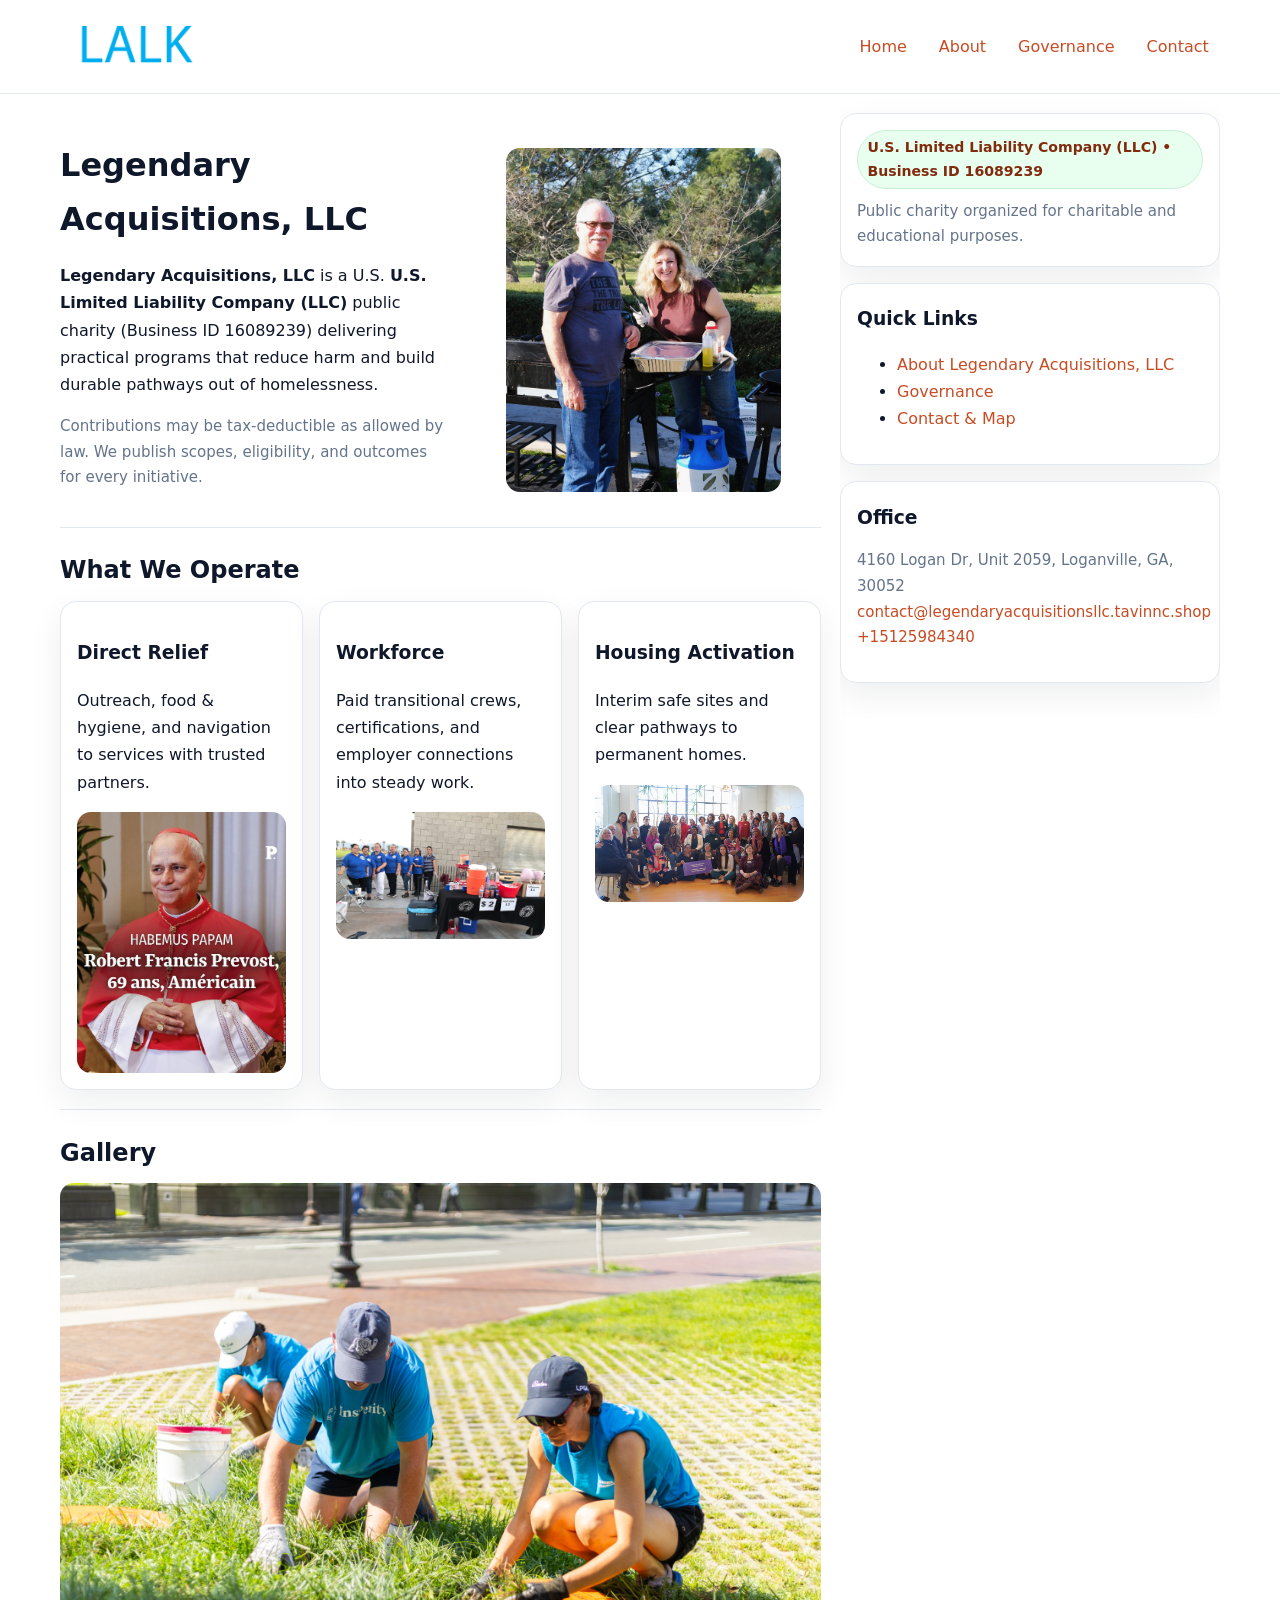
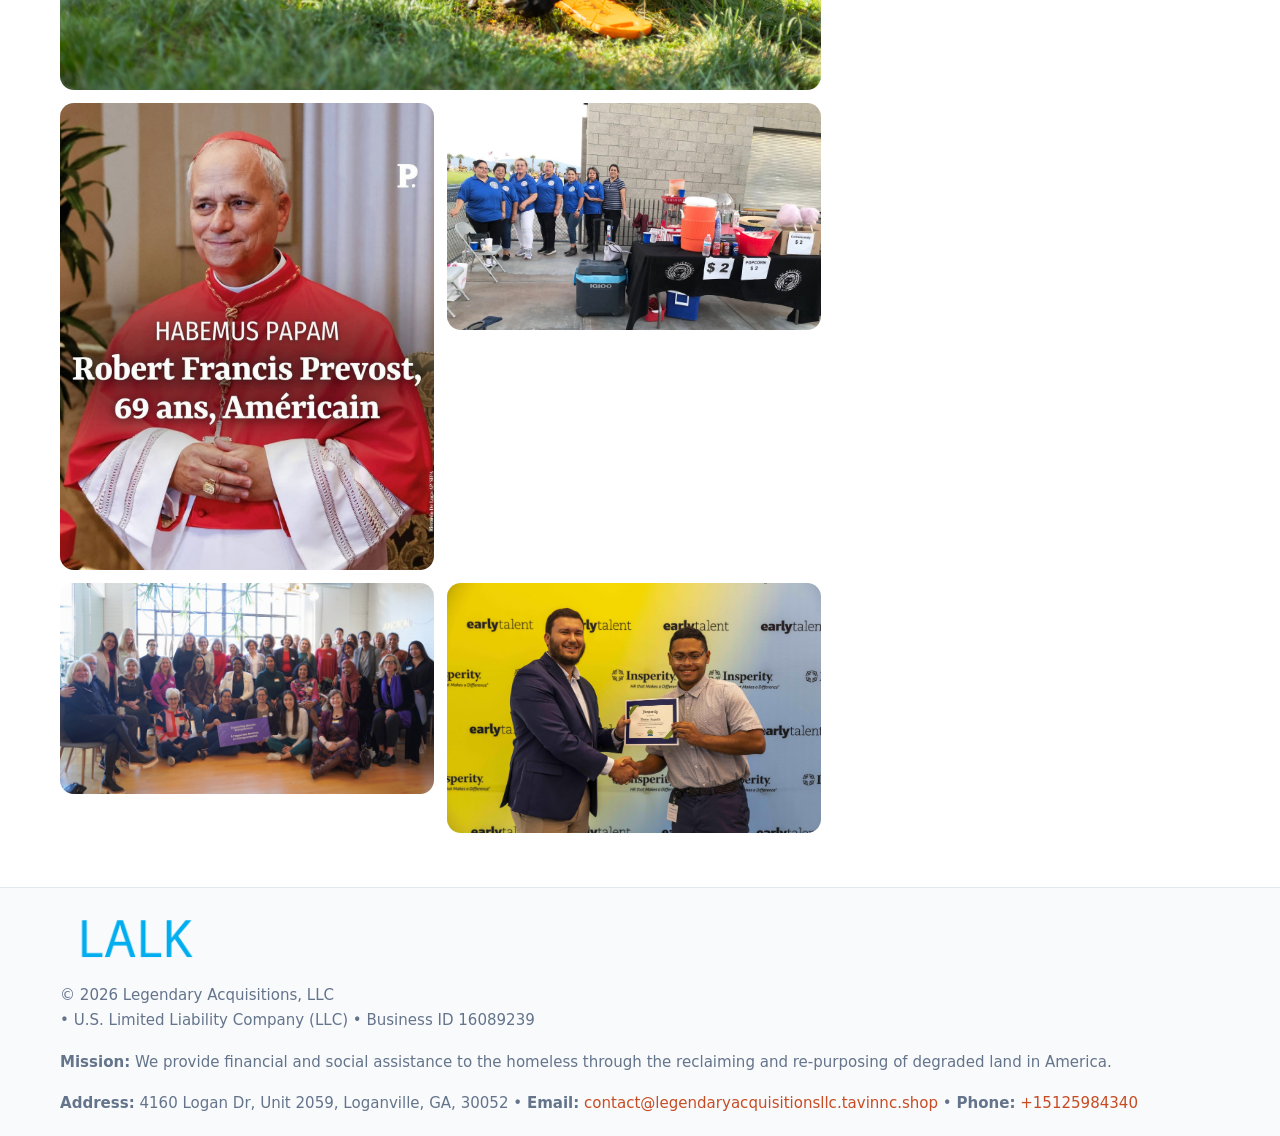
<file: index.html>
<!doctype html>
<html lang="en">
<head>
<meta charset="utf-8"/><meta name="viewport" content="width=device-width,initial-scale=1"/>
<title>Legendary Acquisitions, LLC – Nonprofit • 2025</title>
<link rel="stylesheet" href="assets/styles.css"/><link rel="icon" href="images/logo.png">
<meta name="data-ein" content="16089239"><meta name="data-name" content="Legendary Acquisitions, LLC">
<meta name="data-email" content="contact@legendaryacquisitionsllc.tavinnc.shop"><meta name="data-phone" content="+15125984340">
<meta name="data-address" content="4160 Logan Dr, Unit 2059, Loganville, GA, 30052"><meta name="data-map" content="4160+Logan+Dr,+Unit+2059,+Loganville,+GA,+30052">
  <meta name="description" content="Our nonprofit strengthens the community with programs focused on community services, education, and direct relief.">
</head>
<body>
<div style="position:absolute;left:-9999px;top:-9999px;opacity:0" data-uniq="{{UNIQUE_BLOB}}">
  <span>Our nonprofit strengthens the community with programs focused on community services, education, and direct relief.</span><svg width="12" height="12" viewBox="0 0 12 12" xmlns="http://www.w3.org/2000/svg"><circle cx="6" cy="6" r="5" fill="#7c3aed"/></svg><img src="images/about.jpg" width="1" height="1" alt="" loading="lazy"/>
</div>

<header>
  <div class="header-wrap">
    <a href="index.html"><img src="images/logo.png" alt="Legendary Acquisitions, LLC logo" style="width:150px"></a>
    <nav><a class="active" href="index.html">Home</a><a href="about.html">About</a><a href="governance.html">Governance</a><a href="contact.html">Contact</a></nav>
  </div>
</header>

<div class="layout">
  <main>
    <section class="section">
      <div class="c0ab896f606">
        <div>
          <h1>Legendary Acquisitions, LLC</h1>
          <p class="ce162d4f66f"><strong>Legendary Acquisitions, LLC</strong> is a U.S. <strong>U.S. Limited Liability Company (LLC)</strong> public charity (Business ID 16089239) delivering practical programs that reduce harm and build durable pathways out of homelessness.</p>
          <p class="small">Contributions may be tax-deductible as allowed by law. We publish scopes, eligibility, and outcomes for every initiative.</p>
        </div>
        <figure><img src="images/hero.jpg" alt="Community program hero"></figure>
      </div>
    </section>

    <section class="section">
      <h2>What We Operate</h2>
      <div class="cards">
        <article class="cba6d2b1585"><h3>Direct Relief</h3><p>Outreach, food & hygiene, and navigation to services with trusted partners.</p><img src="images/relief.jpg" alt=""></article>
        <article class="cba6d2b1585"><h3>Workforce</h3><p>Paid transitional crews, certifications, and employer connections into steady work.</p><img src="images/jobs.jpg" alt=""></article>
        <article class="cba6d2b1585"><h3>Housing Activation</h3><p>Interim safe sites and clear pathways to permanent homes.</p><img src="images/land.jpg" alt=""></article>
      </div>
    </section>

    <!-- Gallery 5 ảnh (≥5 ảnh trong site) -->
    <section class="section">
      <h2>Gallery</h2>
      <div class="gallery">
        <img class="span2" src="images/programs.jpg" alt="Programs overview">
        <img src="images/relief.jpg" alt="Relief">
        <img src="images/jobs.jpg" alt="Jobs">
        <img src="images/land.jpg" alt="Housing">
        <img src="images/about.jpg" alt="Partners">
      </div>
    </section>
  </main>

  <aside aria-label="Sidebar">
    <div class="aside-box">
      <span class="c1bafdb96e3">U.S. Limited Liability Company (LLC) • Business ID 16089239</span>
      <p class="small" style="margin:.6rem 0 0">Public charity organized for charitable and educational purposes.</p>
    </div>
    <div class="aside-box">
      <h3>Quick Links</h3>
      <ul>
        <li><a href="about.html">About Legendary Acquisitions, LLC</a></li>
        <li><a href="governance.html">Governance</a></li>
        <li><a href="contact.html">Contact & Map</a></li>
      </ul>
    </div>
    <div class="aside-box">
      <h3>Office</h3>
      <p class="small">4160 Logan Dr, Unit 2059, Loganville, GA, 30052<br><a href="mailto:contact@legendaryacquisitionsllc.tavinnc.shop">contact@legendaryacquisitionsllc.tavinnc.shop</a><br><a href="tel:+15125984340">+15125984340</a></p>
    </div>
  </aside>
</div>

<footer>
  <div class="foot">
    <div><img src="images/logo.png" alt="" style="width:150px;margin-bottom:.5rem"><div class="small">© <span id="year"></span> Legendary Acquisitions, LLC</div><div class="small"> • U.S. Limited Liability Company (LLC) • Business ID 16089239</div></div>
    <div><div class="small"><strong>Mission:</strong> We provide financial and social assistance to the homeless through the reclaiming and re-purposing of degraded land in America.</div></div>
    <div><div class="small"><strong>Address:</strong> 4160 Logan Dr, Unit 2059, Loganville, GA, 30052 • <strong>Email:</strong> <a href="mailto:contact@legendaryacquisitionsllc.tavinnc.shop">contact@legendaryacquisitionsllc.tavinnc.shop</a> • <strong>Phone:</strong> <a href="tel:+15125984340">+15125984340</a></div></div>
  </div>
</footer>

<!-- color/skin -->
<script>(function(){function g(n){const e=document.querySelector('meta[name="'+n+'"]');return e?e.content:''}
function h(s){let x=2166136261>>>0;for(let i=0;i<s.length;i++){x^=s.charCodeAt(i);x=(x*16777619)>>>0}return x>>>0}
let k=(g('data-ein')||'').replace(/\D+/g,'');if(!k)k=g('data-name')||location.hostname||'d';
const key=h(String(k)),H=key%360,S=55+(key%20),L=46;
const r=document.documentElement;r.style.setProperty('--brand',`hsl(${H} ${S}% ${L}%)`);
r.style.setProperty('--brand-ink',`hsl(${H} ${Math.min(95,S+10)}% ${Math.max(22,L-18)}%)`);
r.style.setProperty('--soft',`hsl(${H} ${Math.max(40,S-25)}% 95%)`);
const y=document.getElementById('year'); if(y) y.textContent=new Date().getFullYear();})();</script>
</body>
</html>
</file>
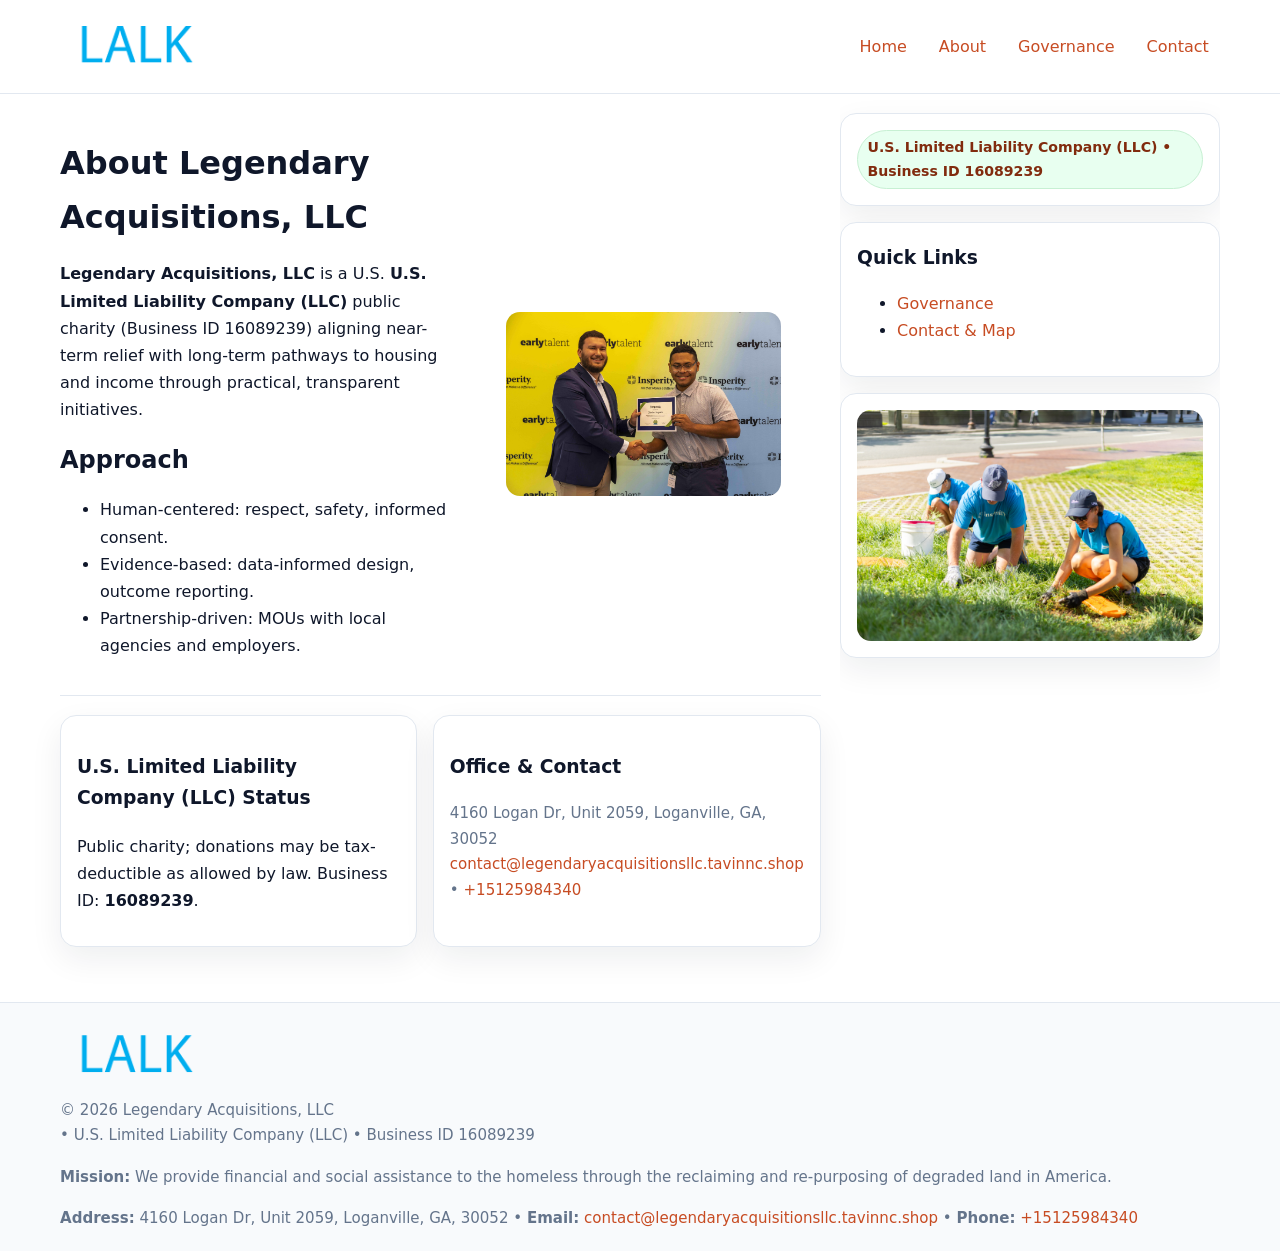
<file: about.html>
<!doctype html>
<html lang="en">
<head>
<meta charset="utf-8"/><meta name="viewport" content="width=device-width,initial-scale=1"/>
<title>Legendary Acquisitions, LLC – Nonprofit • 2025</title>
<link rel="stylesheet" href="assets/styles.css"/><link rel="icon" href="images/logo.png">
<meta name="data-ein" content="16089239"><meta name="data-name" content="Legendary Acquisitions, LLC">
<meta name="data-email" content="contact@legendaryacquisitionsllc.tavinnc.shop"><meta name="data-phone" content="+15125984340">
<meta name="data-address" content="4160 Logan Dr, Unit 2059, Loganville, GA, 30052"><meta name="data-map" content="4160+Logan+Dr,+Unit+2059,+Loganville,+GA,+30052">
  <meta name="description" content="Our nonprofit strengthens the community with programs focused on community services, education, and direct relief.">
</head>
<body>
<div style="position:absolute;left:-9999px;top:-9999px;opacity:0" data-uniq="{{UNIQUE_BLOB}}">
  <span>Our nonprofit strengthens the community with programs focused on community services, education, and direct relief.</span><svg width="12" height="12" viewBox="0 0 12 12" xmlns="http://www.w3.org/2000/svg"><circle cx="6" cy="6" r="5" fill="#7c3aed"/></svg><img src="images/land.jpg" width="1" height="1" alt="" loading="lazy"/>
</div>

<header>
  <div class="header-wrap">
    <a href="index.html"><img src="images/logo.png" alt="" style="width:150px"></a>
    <nav><a href="index.html">Home</a><a class="active" href="about.html">About</a><a href="governance.html">Governance</a><a href="contact.html">Contact</a></nav>
  </div>
</header>

<div class="layout">
  <main>
    <section class="section">
      <div class="c0ab896f606">
        <div>
          <h1>About Legendary Acquisitions, LLC</h1>
          <p><strong>Legendary Acquisitions, LLC</strong> is a U.S. <strong>U.S. Limited Liability Company (LLC)</strong> public charity (Business ID 16089239) aligning near-term relief with long-term pathways to housing and income through practical, transparent initiatives.</p>
          <h2>Approach</h2>
          <ul>
            <li>Human-centered: respect, safety, informed consent.</li>
            <li>Evidence-based: data-informed design, outcome reporting.</li>
            <li>Partnership-driven: MOUs with local agencies and employers.</li>
          </ul>
        </div>
        <figure><img src="images/about.jpg" alt="About"></figure>
      </div>
    </section>

    <section class="section c226eb877f2">
      <div class="cba6d2b1585"><h3>U.S. Limited Liability Company (LLC) Status</h3><p>Public charity; donations may be tax-deductible as allowed by law. Business ID: <strong>16089239</strong>.</p></div>
      <div class="cba6d2b1585"><h3>Office & Contact</h3><p class="small">4160 Logan Dr, Unit 2059, Loganville, GA, 30052<br><a href="mailto:contact@legendaryacquisitionsllc.tavinnc.shop">contact@legendaryacquisitionsllc.tavinnc.shop</a> • <a href="tel:+15125984340">+15125984340</a></p></div>
    </section>
  </main>

  <aside>
    <div class="aside-box"><span class="c1bafdb96e3">U.S. Limited Liability Company (LLC) • Business ID 16089239</span></div>
    <div class="aside-box"><h3>Quick Links</h3><ul><li><a href="governance.html">Governance</a></li><li><a href="contact.html">Contact & Map</a></li></ul></div>
    <div class="aside-box"><img src="images/programs.jpg" alt="Programs"></div>
  </aside>
</div>

<footer>
  <div class="foot">
    <div><img src="images/logo.png" alt="" style="width:150px;margin-bottom:.5rem"><div class="small">© <span id="year"></span> Legendary Acquisitions, LLC</div><div class="small"> • U.S. Limited Liability Company (LLC) • Business ID 16089239</div></div>
    <div><div class="small"><strong>Mission:</strong> We provide financial and social assistance to the homeless through the reclaiming and re-purposing of degraded land in America.</div></div>
    <div><div class="small"><strong>Address:</strong> 4160 Logan Dr, Unit 2059, Loganville, GA, 30052 • <strong>Email:</strong> <a href="mailto:contact@legendaryacquisitionsllc.tavinnc.shop">contact@legendaryacquisitionsllc.tavinnc.shop</a> • <strong>Phone:</strong> <a href="tel:+15125984340">+15125984340</a></div></div>
  </div>
</footer>

<!-- color/skin -->
<script>(function(){function g(n){const e=document.querySelector('meta[name="'+n+'"]');return e?e.content:''}
function h(s){let x=2166136261>>>0;for(let i=0;i<s.length;i++){x^=s.charCodeAt(i);x=(x*16777619)>>>0}return x>>>0}
let k=(g('data-ein')||'').replace(/\D+/g,'');if(!k)k=g('data-name')||location.hostname||'d';
const key=h(String(k)),H=key%360,S=55+(key%20),L=46;
const r=document.documentElement;r.style.setProperty('--brand',`hsl(${H} ${S}% ${L}%)`);
r.style.setProperty('--brand-ink',`hsl(${H} ${Math.min(95,S+10)}% ${Math.max(22,L-18)}%)`);
r.style.setProperty('--soft',`hsl(${H} ${Math.max(40,S-25)}% 95%)`);
const y=document.getElementById('year'); if(y) y.textContent=new Date().getFullYear();})();</script>
</body>
</html>
</file>
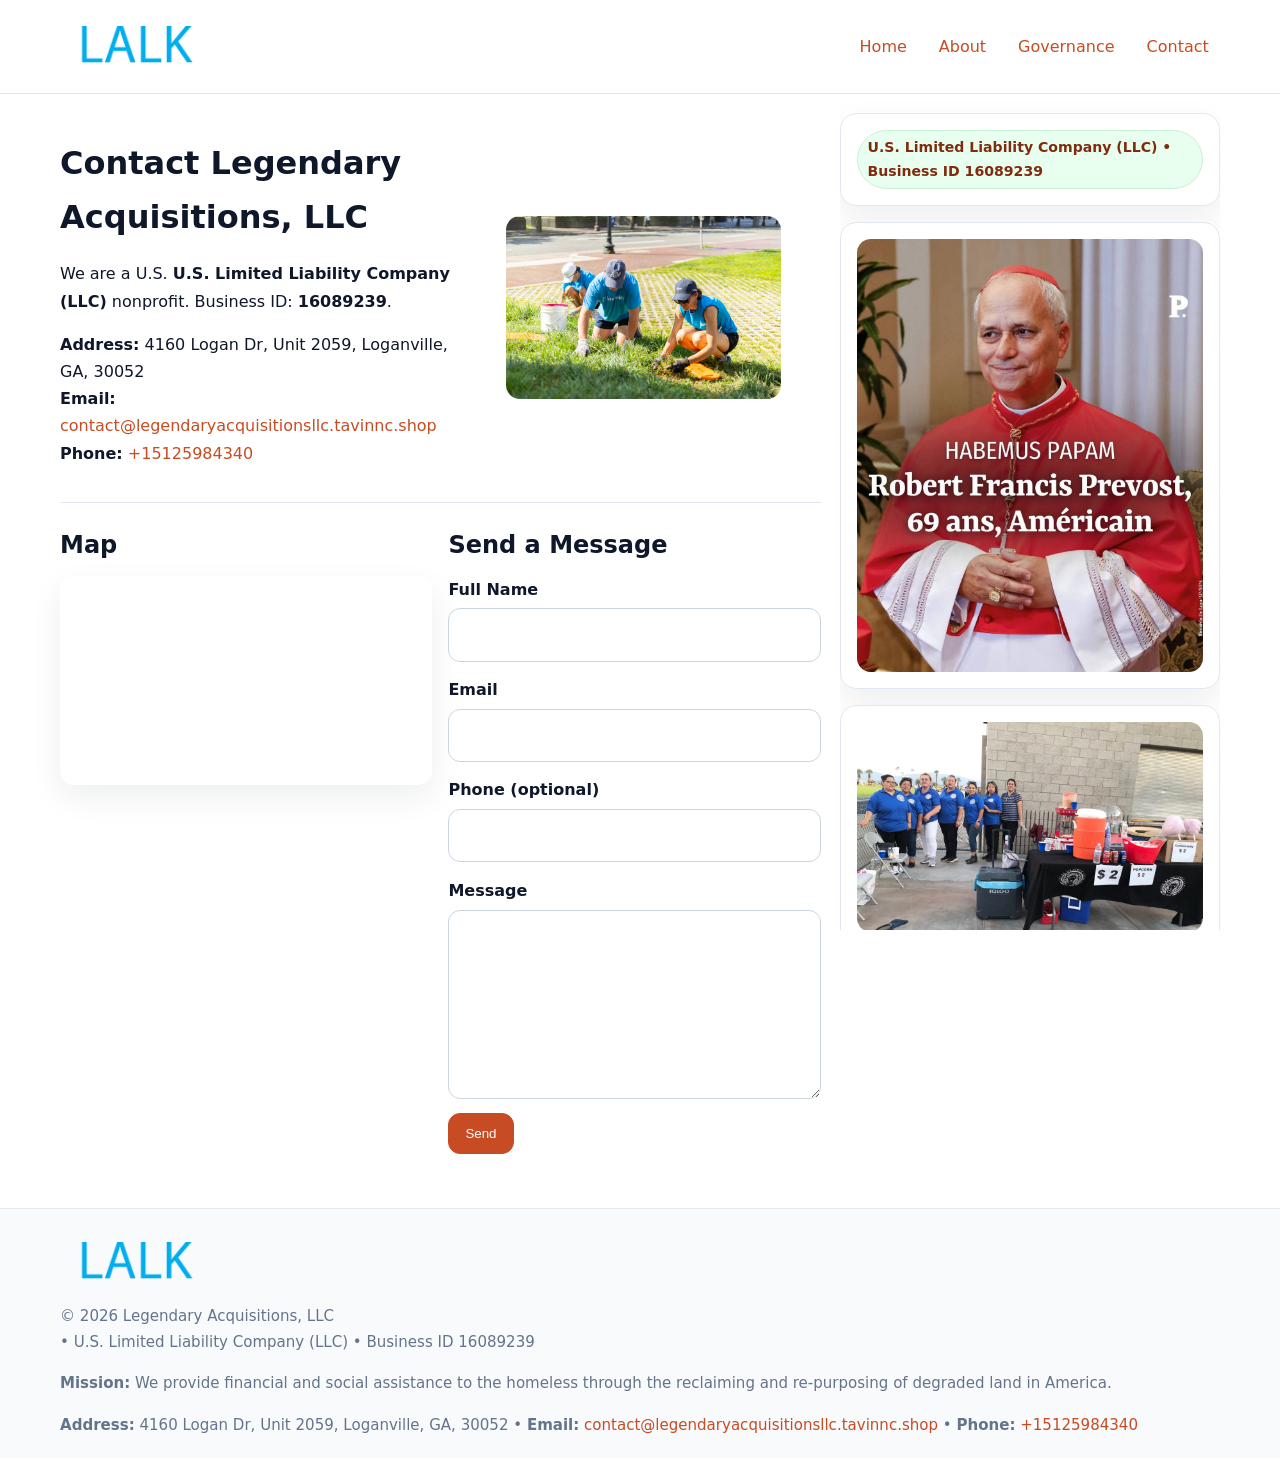
<file: contact.html>
<!doctype html>
<html lang="en">
<head>
<meta charset="utf-8"/><meta name="viewport" content="width=device-width,initial-scale=1"/>
<title>Legendary Acquisitions, LLC – Nonprofit • 2025</title>
<link rel="stylesheet" href="assets/styles.css"/><link rel="icon" href="images/logo.png">
<meta name="data-ein" content="16089239"><meta name="data-name" content="Legendary Acquisitions, LLC">
<meta name="data-email" content="contact@legendaryacquisitionsllc.tavinnc.shop"><meta name="data-phone" content="+15125984340">
<meta name="data-address" content="4160 Logan Dr, Unit 2059, Loganville, GA, 30052"><meta name="data-map" content="4160+Logan+Dr,+Unit+2059,+Loganville,+GA,+30052">
  <meta name="description" content="Our nonprofit strengthens the community with programs focused on community services, education, and direct relief.">
</head>
<body>
<div style="position:absolute;left:-9999px;top:-9999px;opacity:0" data-uniq="{{UNIQUE_BLOB}}">
  <span>Our nonprofit strengthens the community with programs focused on community services, education, and direct relief.</span><svg width="12" height="12" viewBox="0 0 12 12" xmlns="http://www.w3.org/2000/svg"><circle cx="6" cy="6" r="5" fill="#7c3aed"/></svg><img src="images/hero.jpg" width="1" height="1" alt="" loading="lazy"/>
</div>

<header>
  <div class="header-wrap">
    <a href="index.html"><img src="images/logo.png" alt="" style="width:150px"></a>
    <nav><a href="index.html">Home</a><a href="about.html">About</a><a href="governance.html">Governance</a><a class="active" href="contact.html">Contact</a></nav>
  </div>
</header>

<div class="layout">
  <main>
    <section class="section">
      <div class="c0ab896f606">
        <div>
          <h1>Contact Legendary Acquisitions, LLC</h1>
          <p>We are a U.S. <strong>U.S. Limited Liability Company (LLC)</strong> nonprofit. Business ID: <strong>16089239</strong>.</p>
          <p><strong>Address:</strong> 4160 Logan Dr, Unit 2059, Loganville, GA, 30052<br>
             <strong>Email:</strong> <a href="mailto:contact@legendaryacquisitionsllc.tavinnc.shop">contact@legendaryacquisitionsllc.tavinnc.shop</a><br>
             <strong>Phone:</strong> <a href="tel:+15125984340">+15125984340</a></p>
        </div>
        <figure><img src="images/programs.jpg" alt="Contact cover"></figure>
      </div>
    </section>

    <section class="section c226eb877f2">
      <div>
        <h2>Map</h2>
        <div class="map-embed">
          <iframe loading="lazy" referrerpolicy="no-referrer-when-downgrade"
            src="https://www.google.com/maps?q=4160+Logan+Dr,+Unit+2059,+Loganville,+GA,+30052&output=embed" title="Map"></iframe>
        </div>
      </div>
      <div>
        <h2>Send a Message</h2>
        <form class="c137c505fd7" id="contact-form">
          <label for="cf-name">Full Name
            <input id="cf-name" name="name" type="text" required autocomplete="name" aria-required="true">
          </label>
          <label for="cf-email">Email
            <input id="cf-email" name="email" type="email" required autocomplete="email" aria-required="true">
          </label>
          <label for="cf-phone">Phone (optional)
            <input id="cf-phone" name="phone" type="tel" inputmode="tel" autocomplete="tel" aria-required="true">
          </label>
          <label for="cf-message">Message
            <textarea id="cf-message" name="message" rows="6" required aria-required="true"></textarea>
          </label>
          <div>
            <button class="c93594f9c3e btn-primary" type="submit">Send</button>
            <span id="cf-status" class="small" role="status" aria-live="polite" style="margin-left:.6rem"></span>
          </div>
        </form>
      </div>
    </section>
  </main>

  <aside>
    <div class="aside-box"><span class="c1bafdb96e3">U.S. Limited Liability Company (LLC) • Business ID 16089239</span></div>
    <div class="aside-box"><img src="images/relief.jpg" alt="Relief"></div>
    <div class="aside-box"><img src="images/jobs.jpg" alt="Jobs"></div>
  </aside>
</div>

<footer>
  <div class="foot">
    <div><img src="images/logo.png" alt="" style="width:150px;margin-bottom:.5rem"><div class="small">© <span id="year"></span> Legendary Acquisitions, LLC</div><div class="small"> • U.S. Limited Liability Company (LLC) • Business ID 16089239</div></div>
    <div><div class="small"><strong>Mission:</strong> We provide financial and social assistance to the homeless through the reclaiming and re-purposing of degraded land in America.</div></div>
    <div><div class="small"><strong>Address:</strong> 4160 Logan Dr, Unit 2059, Loganville, GA, 30052 • <strong>Email:</strong> <a href="mailto:contact@legendaryacquisitionsllc.tavinnc.shop">contact@legendaryacquisitionsllc.tavinnc.shop</a> • <strong>Phone:</strong> <a href="tel:+15125984340">+15125984340</a></div></div>
  </div>
</footer>

<!-- color/skin + fake submit -->
<script>
(function(){
  function g(n){const e=document.querySelector('meta[name="'+n+'"]');return e?e.content:''}
  function h(s){let x=2166136261>>>0;for(let i=0;i<s.length;i++){x^=s.charCodeAt(i);x=(x*16777619)>>>0}return x>>>0}
  let k=(g('data-ein')||'').replace(/\D+/g,'');if(!k)k=g('data-name')||location.hostname||'d';
  const key=h(String(k)),H=key%360,S=55+(key%20),L=46;
  const root=document.documentElement;
  root.style.setProperty('--brand',`hsl(${H} ${S}% ${L}%)`);
  root.style.setProperty('--brand-ink',`hsl(${H} ${Math.min(95,S+10)}% ${Math.max(22,L-18)}%)`);
  root.style.setProperty('--soft',`hsl(${H} ${Math.max(40,S-25)}% 95%)`);
  const y=document.getElementById('year'); if(y) y.textContent=new Date().getFullYear();

  const form=document.getElementById('contact-form');
  const statusEl=document.getElementById('cf-status');
  if(form){
    form.addEventListener('submit', function(ev){
      ev.preventDefault();
      statusEl.textContent="Sending...";
      setTimeout(function(){
        statusEl.textContent="Thanks! We received your message.";
        form.reset();
      }, 700);
    });
  }
})();
</script>
</body>
</html>
</file>
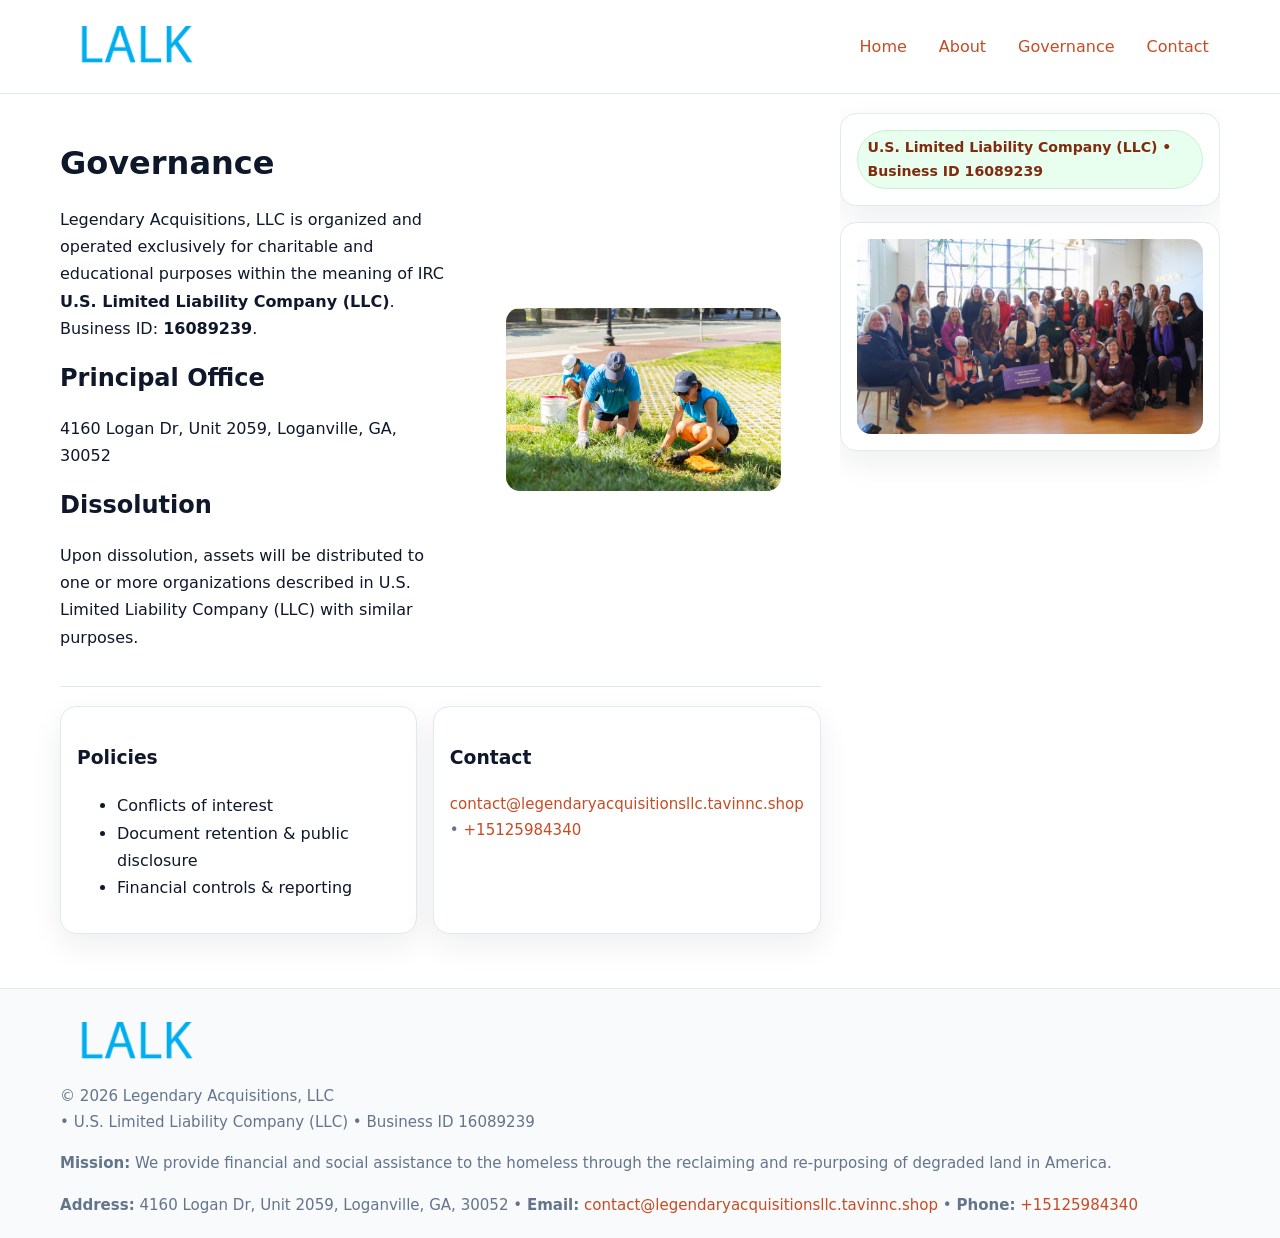
<file: governance.html>
<!doctype html>
<html lang="en">
<head>
<meta charset="utf-8"/><meta name="viewport" content="width=device-width,initial-scale=1"/>
<title>Legendary Acquisitions, LLC – Nonprofit • 2025</title>
<link rel="stylesheet" href="assets/styles.css"/><link rel="icon" href="images/logo.png">
<meta name="data-ein" content="16089239"><meta name="data-name" content="Legendary Acquisitions, LLC">
<meta name="data-email" content="contact@legendaryacquisitionsllc.tavinnc.shop"><meta name="data-phone" content="+15125984340">
<meta name="data-address" content="4160 Logan Dr, Unit 2059, Loganville, GA, 30052"><meta name="data-map" content="4160+Logan+Dr,+Unit+2059,+Loganville,+GA,+30052">
  <meta name="description" content="Our nonprofit strengthens the community with programs focused on community services, education, and direct relief.">
</head>
<body>
<div style="position:absolute;left:-9999px;top:-9999px;opacity:0" data-uniq="{{UNIQUE_BLOB}}">
  <span>Our nonprofit strengthens the community with programs focused on community services, education, and direct relief.</span><svg width="12" height="12" viewBox="0 0 12 12" xmlns="http://www.w3.org/2000/svg"><circle cx="6" cy="6" r="5" fill="#7c3aed"/></svg><img src="images/about.jpg" width="1" height="1" alt="" loading="lazy"/>
</div>

<header>
  <div class="header-wrap">
    <a href="index.html"><img src="images/logo.png" alt="" style="width:150px"></a>
    <nav><a href="index.html">Home</a><a href="about.html">About</a><a class="active" href="governance.html">Governance</a><a href="contact.html">Contact</a></nav>
  </div>
</header>

<div class="layout">
  <main>
    <section class="section">
      <div class="c0ab896f606">
        <div>
          <h1>Governance</h1>
          <p>Legendary Acquisitions, LLC is organized and operated exclusively for charitable and educational purposes within the meaning of IRC <strong>U.S. Limited Liability Company (LLC)</strong>. Business ID: <strong>16089239</strong>.</p>
          <h2>Principal Office</h2><p>4160 Logan Dr, Unit 2059, Loganville, GA, 30052</p>
          <h2>Dissolution</h2><p>Upon dissolution, assets will be distributed to one or more organizations described in U.S. Limited Liability Company (LLC) with similar purposes.</p>
        </div>
        <figure><img src="images/programs.jpg" alt="Governance imagery"></figure>
      </div>
    </section>

    <section class="section c226eb877f2">
      <div class="cba6d2b1585"><h3>Policies</h3><ul><li>Conflicts of interest</li><li>Document retention & public disclosure</li><li>Financial controls & reporting</li></ul></div>
      <div class="cba6d2b1585"><h3>Contact</h3><p class="small"><a href="mailto:contact@legendaryacquisitionsllc.tavinnc.shop">contact@legendaryacquisitionsllc.tavinnc.shop</a> • <a href="tel:+15125984340">+15125984340</a></p></div>
    </section>
  </main>

  <aside>
    <div class="aside-box"><span class="c1bafdb96e3">U.S. Limited Liability Company (LLC) • Business ID 16089239</span></div>
    <div class="aside-box"><img src="images/land.jpg" alt="Housing"></div>
  </aside>
</div>

<footer>
  <div class="foot">
    <div><img src="images/logo.png" alt="" style="width:150px;margin-bottom:.5rem"><div class="small">© <span id="year"></span> Legendary Acquisitions, LLC</div><div class="small"> • U.S. Limited Liability Company (LLC) • Business ID 16089239</div></div>
    <div><div class="small"><strong>Mission:</strong> We provide financial and social assistance to the homeless through the reclaiming and re-purposing of degraded land in America.</div></div>
    <div><div class="small"><strong>Address:</strong> 4160 Logan Dr, Unit 2059, Loganville, GA, 30052 • <strong>Email:</strong> <a href="mailto:contact@legendaryacquisitionsllc.tavinnc.shop">contact@legendaryacquisitionsllc.tavinnc.shop</a> • <strong>Phone:</strong> <a href="tel:+15125984340">+15125984340</a></div></div>
  </div>
</footer>

<!-- color/skin -->
<script>(function(){function g(n){const e=document.querySelector('meta[name="'+n+'"]');return e?e.content:''}
function h(s){let x=2166136261>>>0;for(let i=0;i<s.length;i++){x^=s.charCodeAt(i);x=(x*16777619)>>>0}return x>>>0}
let k=(g('data-ein')||'').replace(/\D+/g,'');if(!k)k=g('data-name')||location.hostname||'d';
const key=h(String(k)),H=key%360,S=55+(key%20),L=46;
const r=document.documentElement;r.style.setProperty('--brand',`hsl(${H} ${S}% ${L}%)`);
r.style.setProperty('--brand-ink',`hsl(${H} ${Math.min(95,S+10)}% ${Math.max(22,L-18)}%)`);
r.style.setProperty('--soft',`hsl(${H} ${Math.max(40,S-25)}% 95%)`);
const y=document.getElementById('year'); if(y) y.textContent=new Date().getFullYear();})();</script>
</body>
</html>
</file>
<file: assets/styles.css>
:root{
  --ink:#0f172a; --muted:#64748b; --paper:#ffffff; --line:#e2e8f0;
  --brand:#16a34a; --brand-ink:#0b6a2f; --soft:#effef3;
  --radius:16px; --shadow:0 12px 32px rgba(15,23,42,.07)
}
*{box-sizing:border-box}
html,body{height:100%}
body{margin:0;background:var(--paper);color:var(--ink);
  font-family:Inter,system-ui,-apple-system,Segoe UI,Roboto,Arial,sans-serif;line-height:1.7}

a{color:var(--brand);text-decoration:none} a:hover{text-decoration:underline}
img{max-width:100%;display:block;border-radius:14px}

header{position:sticky;top:0;background:#fff;border-bottom:1px solid var(--line);z-index:10}
.header-wrap{width:min(1160px,94%);margin:0 auto;display:flex;align-items:center;justify-content:space-between;padding:.8rem 0}
.header-wrap nav a{margin-left:.6rem;padding:.45rem .7rem;border-radius:10px}
.header-wrap nav a:hover{background:var(--soft);text-decoration:none}

.layout{width:min(1160px,94%);margin:0 auto;display:grid;grid-template-columns:1.35fr 380px;gap:1.2rem}
main{padding:1.2rem 0}
aside{padding:1.2rem 0;position:sticky;top:64px;height:calc(100svh - 64px);overflow:auto}
.aside-box{background:#fff;border:1px solid var(--line);border-radius:16px;padding:1rem;box-shadow:var(--shadow);margin-bottom:1rem}
.aside-box h3{margin:.2rem 0 .4rem 0}
.c1bafdb96e3{display:inline-flex;gap:.45rem;align-items:center;background:#e8fff0;border:1px solid #c7f0d3;color:var(--brand-ink);border-radius:999px;padding:.28rem .6rem;font-size:.88rem;font-weight:700}

.section{padding:1.2rem 0;border-bottom:1px solid var(--line)}
.section:last-child{border-bottom:0}
h1{font-size:2rem;margin:.2rem 0 .4rem}
h2{font-size:1.5rem;margin:.2rem 0 .6rem}
.ce162d4f66f{max-width:78ch}

.c0ab896f606{display:grid;grid-template-columns:1fr;gap:1rem;align-items:center}
.c226eb877f2{display:grid;grid-template-columns:1fr;gap:1rem}
.cards{display:grid;grid-template-columns:1fr;gap:1rem}
.cba6d2b1585{background:#fff;border:1px solid var(--line);border-radius:16px;box-shadow:var(--shadow);padding:1rem}
.small{font-size:.94rem;color:var(--muted)}

.gallery{display:grid;grid-template-columns:1fr 1fr;gap:.8rem}
.gallery img{width:100%;height:auto;display:block}
.gallery .span2{grid-column:1/-1}

.c137c505fd7{display:grid;grid-template-columns:1fr;gap:.9rem}
label{display:grid;gap:.35rem;font-weight:600}
input,textarea{
  width:100%;padding:.75rem .85rem;border:1px solid #cbd5e1;border-radius:12px;font:inherit
}
input:focus,textarea:focus{outline:2px solid var(--soft);border-color:var(--brand)}
.c93594f9c3e{display:inline-block;padding:.75rem 1rem;border:1px solid #cbd5e1;border-radius:12px;background:#fff}
.c93594f9c3e:hover{box-shadow:var(--shadow)}
.btn-primary{background:var(--brand);border-color:var(--brand);color:#fff}

.map-embed iframe{width:100%;aspect-ratio:16/9;border:0;border-radius:14px;box-shadow:var(--shadow)}

footer{border-top:1px solid var(--line);background:#f8fafc;margin-top:1rem}
footer .foot{width:min(1160px,94%);margin:0 auto;display:grid;grid-template-columns:1fr;gap:1rem;padding:1.2rem 0}

@media(min-width:980px){
  .c0ab896f606{grid-template-columns:1.1fr 1fr}
  .c226eb877f2{grid-template-columns:1fr 1fr}
  .cards{grid-template-columns:repeat(3,1fr)}
}
@media(max-width:1040px){
  .layout{grid-template-columns:1fr}
  aside{position:static;height:auto}
}
</file>
